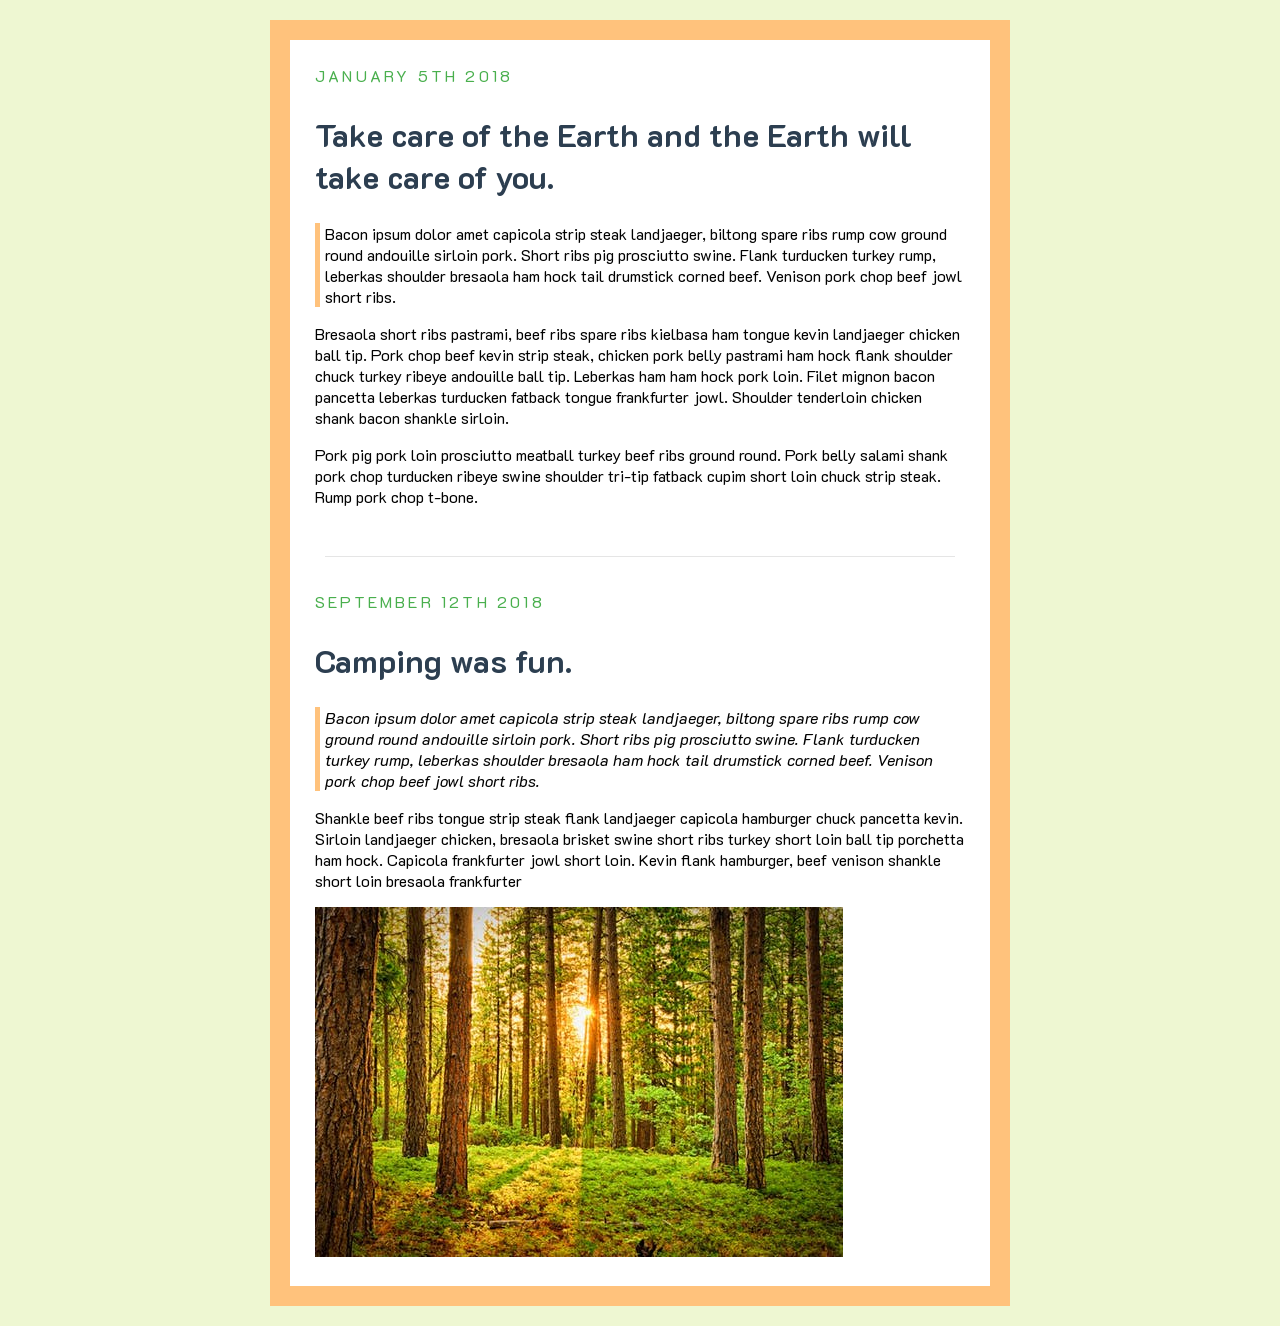
<file: index.html>
<!DOCTYPE html>
<html>

<head>
	<title>My Blog</title>
	<!-- link to css file -->
	<link rel="stylesheet" type="text/css" href="css/blog.css">
	<!-- link to google fonts -->
	<link href="https://fonts.googleapis.com/css?family=K2D:400,400i,700" rel="stylesheet">
</head>

<body>

	<div class="post-wrapper">
		<div class="post">

			<div class="date">January 5th 2018</div>

			<h2>Take care of the Earth and the Earth will take care of you.</h2>

			<p class="quote">
				Bacon ipsum dolor amet capicola strip steak landjaeger, biltong spare ribs rump cow ground round andouille sirloin
				pork. Short ribs pig prosciutto swine. Flank turducken turkey rump, leberkas shoulder bresaola ham hock tail
				drumstick corned beef. Venison pork chop beef jowl short ribs.
			</p>

			<p>Bresaola short ribs pastrami, beef ribs spare ribs kielbasa ham tongue kevin landjaeger chicken ball tip. Pork
				chop beef kevin strip steak, chicken pork belly pastrami ham hock flank shoulder chuck turkey ribeye andouille ball
				tip. Leberkas ham ham hock pork loin. Filet mignon bacon pancetta leberkas turducken fatback tongue frankfurter
				jowl. Shoulder tenderloin chicken shank bacon shankle sirloin.</p>

			<p>Pork pig pork loin prosciutto meatball turkey beef ribs ground round. Pork belly salami shank pork chop turducken
				ribeye swine shoulder tri-tip fatback cupim short loin chuck strip steak. Rump pork chop t-bone.</p>
		</div>
		<hr>
		<div class="post">
			<div class="date">September 12th 2018</div>
			<h2>Camping was fun.</h2>

			<p class="quote">
				<em>Bacon ipsum dolor amet capicola strip steak landjaeger, biltong spare ribs rump cow ground round andouille
					sirloin pork. Short ribs pig prosciutto swine. Flank turducken turkey rump, leberkas shoulder bresaola ham hock
					tail drumstick corned beef. Venison pork chop beef jowl short ribs.
				</em>
			</p>

			<p>Shankle beef ribs tongue strip steak flank landjaeger capicola hamburger chuck pancetta kevin. Sirloin landjaeger
				chicken, bresaola brisket swine short ribs turkey short loin ball tip porchetta ham hock. Capicola frankfurter jowl
				short loin. Kevin flank hamburger, beef venison shankle short loin bresaola frankfurter</p>

			<img src="images/Forest.jpeg" alt="Forest_Image">
		</div>
	</div>

</body>

</html>
</file>
<file: css/blog.css>
@import url(https://fonts.googleapis.com/css?family=K2D:400,400i,700);

body {
  width: 80%;
  border: 20px solid #ffc27c;
  font-family: 'K2D', sans-serif;
  margin: 20px auto;
  max-width: 700px;
  background-color: #eef7d2;
}

.post-wrapper {
  background-color: white;
}

.post {
  padding: 25px;
}

.date {
  color: #49af4d;
  letter-spacing: 0.2rem;
  text-transform: uppercase;
}

.quote{
  border-left: 5px solid #ffc27c;
  padding-left: 5px;
}

h2 {
  font-size: 2.0rem;
  font-weight: bold;
  color: #2c3e50;
}

hr{
    border: 0;
    height: 0;
    border-top: 1px solid rgba(0, 0, 0, 0.1);
    border-bottom: 1px solid rgba(255, 255, 255, 0.3);
    width: 90%;
}
</file>
